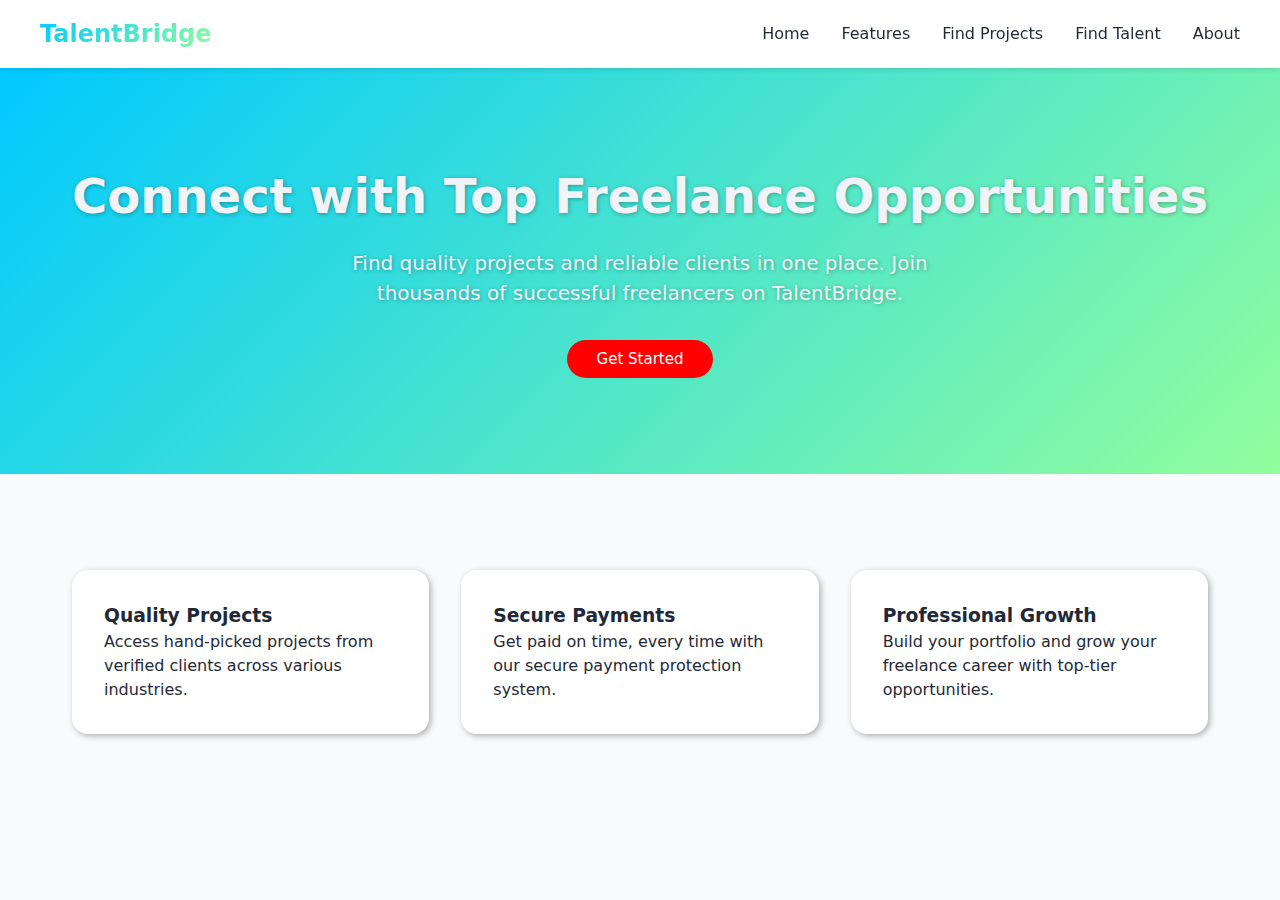
<file: index.html>
<!DOCTYPE html>
<html lang="en">
<head>
  <meta charset="UTF-8" />
  <link rel="icon" type="image/svg+xml" href="vite.svg" />
  <meta name="viewport" content="width=device-width, initial-scale=1.0" />
  <title>TalentBridge - Freelance Platform</title>
  <link rel="stylesheet" href="index.css">
  <link rel="icon" href="TalentBridge.ico">
</head>
<body>
  <nav class="navbar">
    <div class="navbar-content">
      <a href="index.html" class="logo">TalentBridge</a>
      <div class="nav-links">
        <a href="index.html">Home</a>
        <a href="features.html">Features</a>
        <a href="findproject.html">Find Projects</a>
        <a href="findtalent.html">Find Talent</a>
        <a href="about.html">About</a>
      </div>
    </div>
  </nav>

  <section class="hero">
    <h1>Connect with Top Freelance Opportunities</h1>
    <p>Find quality projects and reliable clients in one place. Join thousands of successful freelancers on TalentBridge.</p>
    <a href="signupform.html"><button class="cta-button">Get Started</button></a>
  </section>

  <section class="features" id="features">
    <div class="features-grid">
      <div class="feature-card">
        <h3>Quality Projects</h3>
        <p>Access hand-picked projects from verified clients across various industries.</p>
      </div>
      <div class="feature-card">
        <h3>Secure Payments</h3>
        <p>Get paid on time, every time with our secure payment protection system.</p>
      </div>
      <div class="feature-card">
        <h3>Professional Growth</h3>
        <p>Build your portfolio and grow your freelance career with top-tier opportunities.</p>
      </div>
    </div>
  </section>
</body>
</html>
</file>
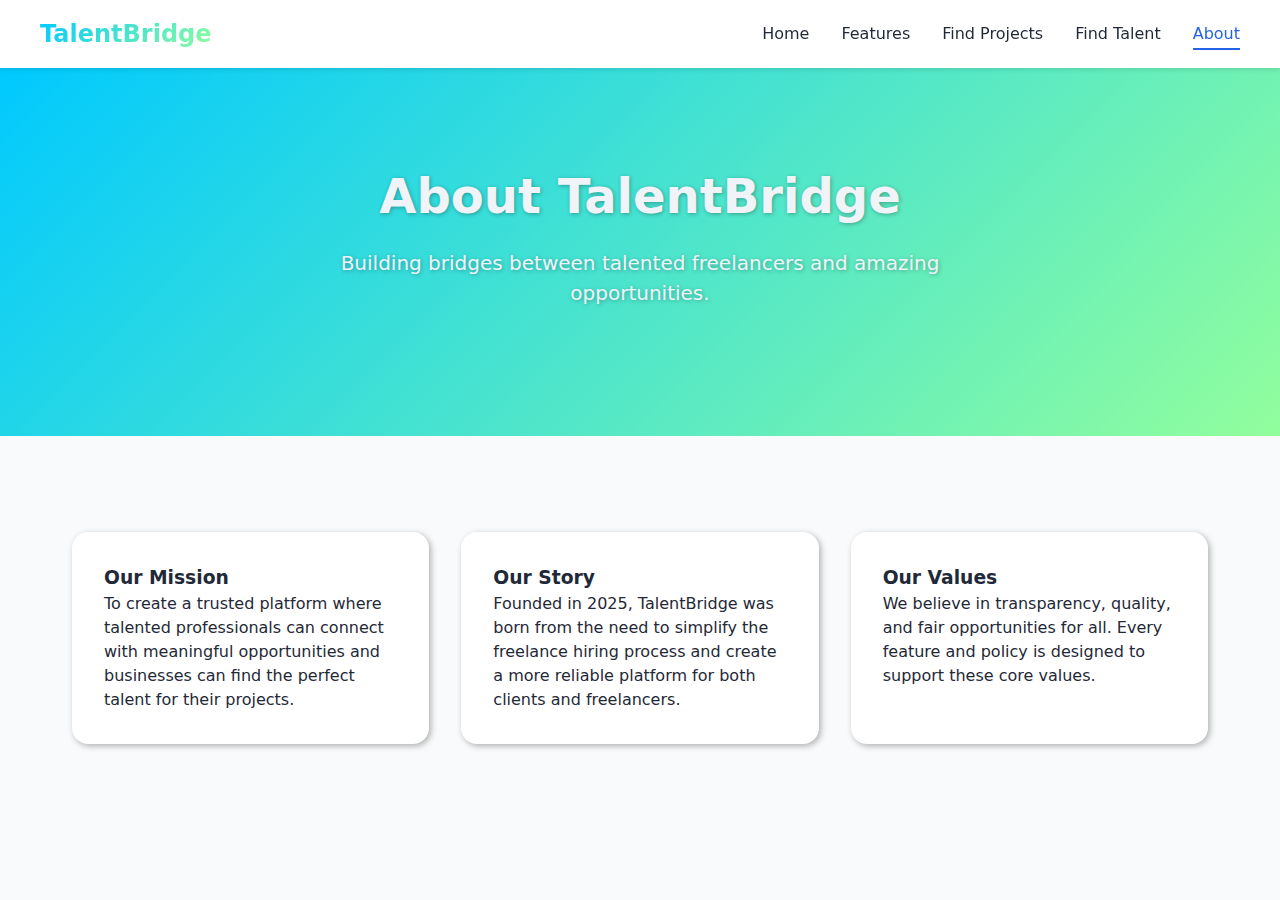
<file: about.html>
<!DOCTYPE html>
<html lang="en">
<head>
  <meta charset="UTF-8" />
  <meta name="viewport" content="width=device-width, initial-scale=1.0" />
  <title>About - TalentBridge</title>
  <link rel="stylesheet" href="index.css">
  <link rel="icon" href="TalentBridge.ico">
</head>
<body>
  <nav class="navbar">
    <div class="navbar-content">
      <a href="index.html" class="logo">TalentBridge</a>
      <div class="nav-links">
        <a href="index.html">Home</a>
        <a href="features.html">Features</a>
        <a href="findproject.html">Find Projects</a>
        <a href="findtalent.html">Find Talent</a>
        <a href="about.html" class="active">About</a>
      </div>
    </div>
  </nav>

  <section class="hero">
    <h1>About TalentBridge</h1>
    <p>Building bridges between talented freelancers and amazing opportunities.</p>
  </section>

  <section class="about-content">
    <div class="about-grid">
      <div class="about-card">
        <h3>Our Mission</h3>
        <p>To create a trusted platform where talented professionals can connect with meaningful opportunities and businesses can find the perfect talent for their projects.</p>
      </div>
      <div class="about-card">
        <h3>Our Story</h3>
        <p>Founded in 2025, TalentBridge was born from the need to simplify the freelance hiring process and create a more reliable platform for both clients and freelancers.</p>
      </div>
      <div class="about-card">
        <h3>Our Values</h3>
        <p>We believe in transparency, quality, and fair opportunities for all. Every feature and policy is designed to support these core values.</p>
      </div>
    </div>
  </section>
</body>

</html>
</file>
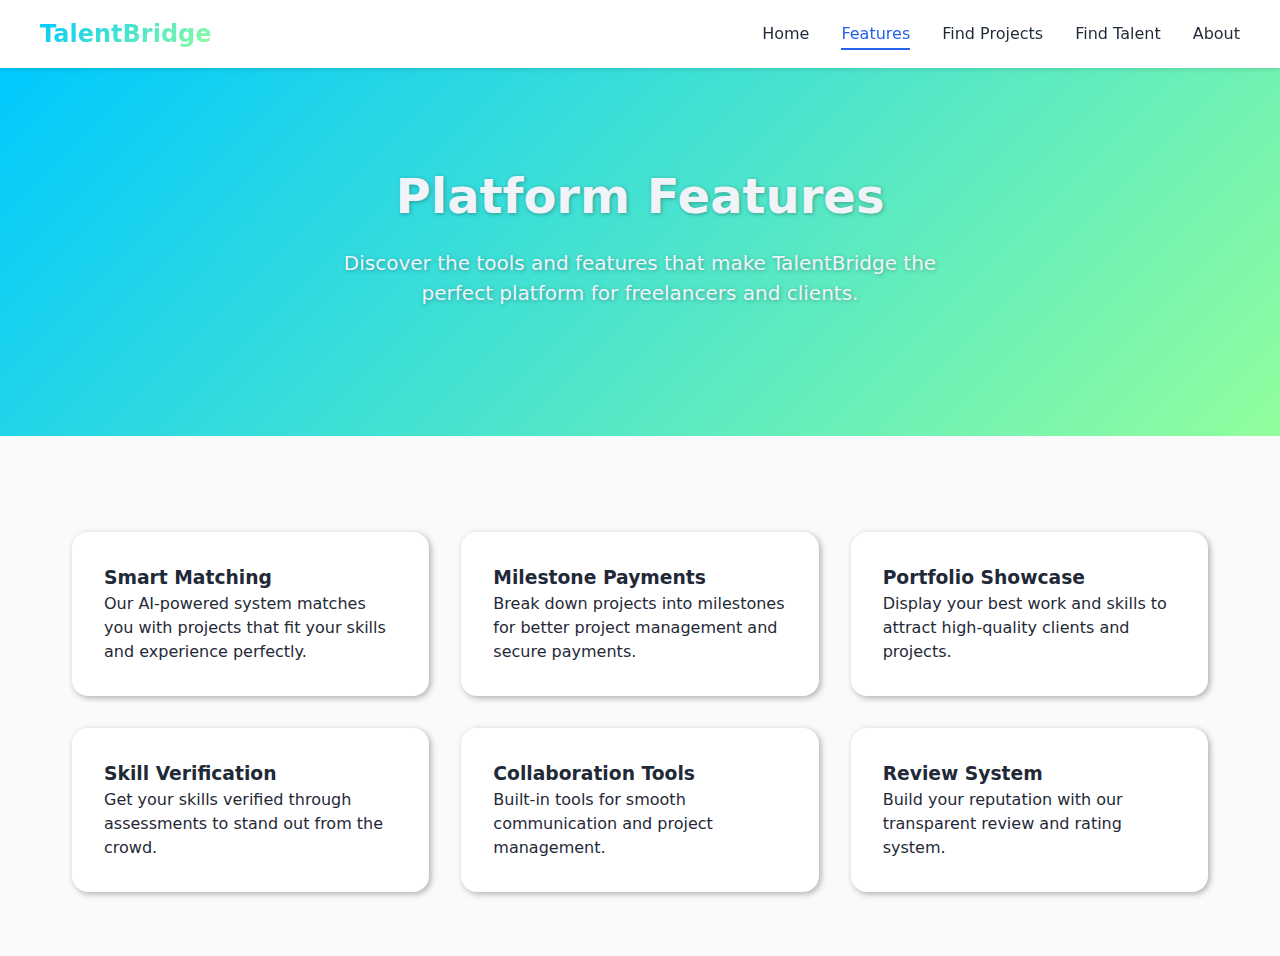
<file: features.html>
<!DOCTYPE html>
<html lang="en">
<head>
  <meta charset="UTF-8" />
  <meta name="viewport" content="width=device-width, initial-scale=1.0" />
  <title>Features - TalentBridge</title>
  <link rel="stylesheet" href="index.css">
</head>
<body>
  <nav class="navbar">
    <div class="navbar-content">
      <a href="index.html" class="logo">TalentBridge</a>
      <div class="nav-links">
        <a href="index.html">Home</a>
        <a href="features.html" class="active">Features</a>
        <a href="findproject.html">Find Projects</a>
        <a href="findtalent.html">Find Talent</a>
        <a href="about.html">About</a>
      </div>
    </div>
  </nav>

  <section class="hero">
    <h1>Platform Features</h1>
    <p>Discover the tools and features that make TalentBridge the perfect platform for freelancers and clients.</p>
  </section>

  <section class="features" id="features">
    <div class="features-grid">
      <div class="feature-card">
        <h3>Smart Matching</h3>
        <p>Our AI-powered system matches you with projects that fit your skills and experience perfectly.</p>
      </div>
      <div class="feature-card">
        <h3>Milestone Payments</h3>
        <p>Break down projects into milestones for better project management and secure payments.</p>
      </div>
      <div class="feature-card">
        <h3>Portfolio Showcase</h3>
        <p>Display your best work and skills to attract high-quality clients and projects.</p>
      </div>
      <div class="feature-card">
        <h3>Skill Verification</h3>
        <p>Get your skills verified through assessments to stand out from the crowd.</p>
      </div>
      <div class="feature-card">
        <h3>Collaboration Tools</h3>
        <p>Built-in tools for smooth communication and project management.</p>
      </div>
      <div class="feature-card">
        <h3>Review System</h3>
        <p>Build your reputation with our transparent review and rating system.</p>
      </div>
    </div>
  </section>
</body>
</html>
</file>
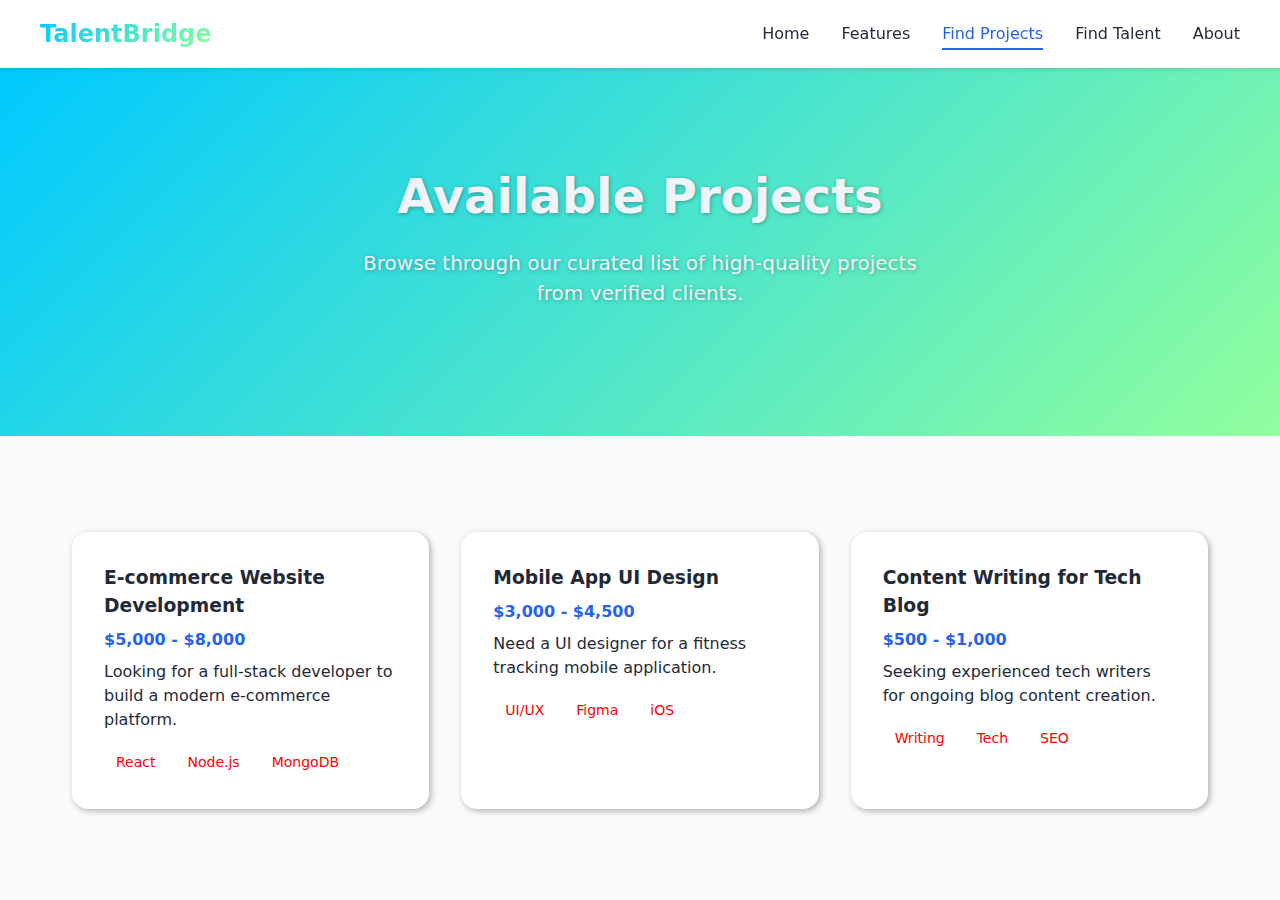
<file: findproject.html>
<!DOCTYPE html>
<html lang="en">
<head>
  <meta charset="UTF-8" />
  <meta name="viewport" content="width=device-width, initial-scale=1.0" />
  <title>Find Projects - TalentBridge</title>
  <link rel="stylesheet" href="index.css">
  <link rel="icon" href="TalentBridge.ico">
</head>
<body>
  <nav class="navbar">
    <div class="navbar-content">
      <a href="index.html" class="logo">TalentBridge</a>
      <div class="nav-links">
        <a href="index.html">Home</a>
        <a href="features.html">Features</a>
        <a href="findproject.html" class="active">Find Projects</a>
        <a href="findtalent.html">Find Talent</a>
        <a href="about.html">About</a>
      </div>
    </div>
  </nav>

  <section class="hero">
    <h1>Available Projects</h1>
    <p>Browse through our curated list of high-quality projects from verified clients.</p>
  </section>

  <section class="projects">
    <div class="project-grid">
      <div class="project-card">
        <h3>E-commerce Website Development</h3>
        <p class="project-budget">$5,000 - $8,000</p>
        <p>Looking for a full-stack developer to build a modern e-commerce platform.</p>
        <div class="project-tags">
          <span>React</span>
          <span>Node.js</span>
          <span>MongoDB</span>
        </div>
      </div>
      <div class="project-card">
        <h3>Mobile App UI Design</h3>
        <p class="project-budget">$3,000 - $4,500</p>
        <p>Need a UI designer for a fitness tracking mobile application.</p>
        <div class="project-tags">
          <span>UI/UX</span>
          <span>Figma</span>
          <span>iOS</span>
        </div>
      </div>
      <div class="project-card">
        <h3>Content Writing for Tech Blog</h3>
        <p class="project-budget">$500 - $1,000</p>
        <p>Seeking experienced tech writers for ongoing blog content creation.</p>
        <div class="project-tags">
          <span>Writing</span>
          <span>Tech</span>
          <span>SEO</span>
        </div>
      </div>
    </div>
  </section>
</body>

</html>
</file>
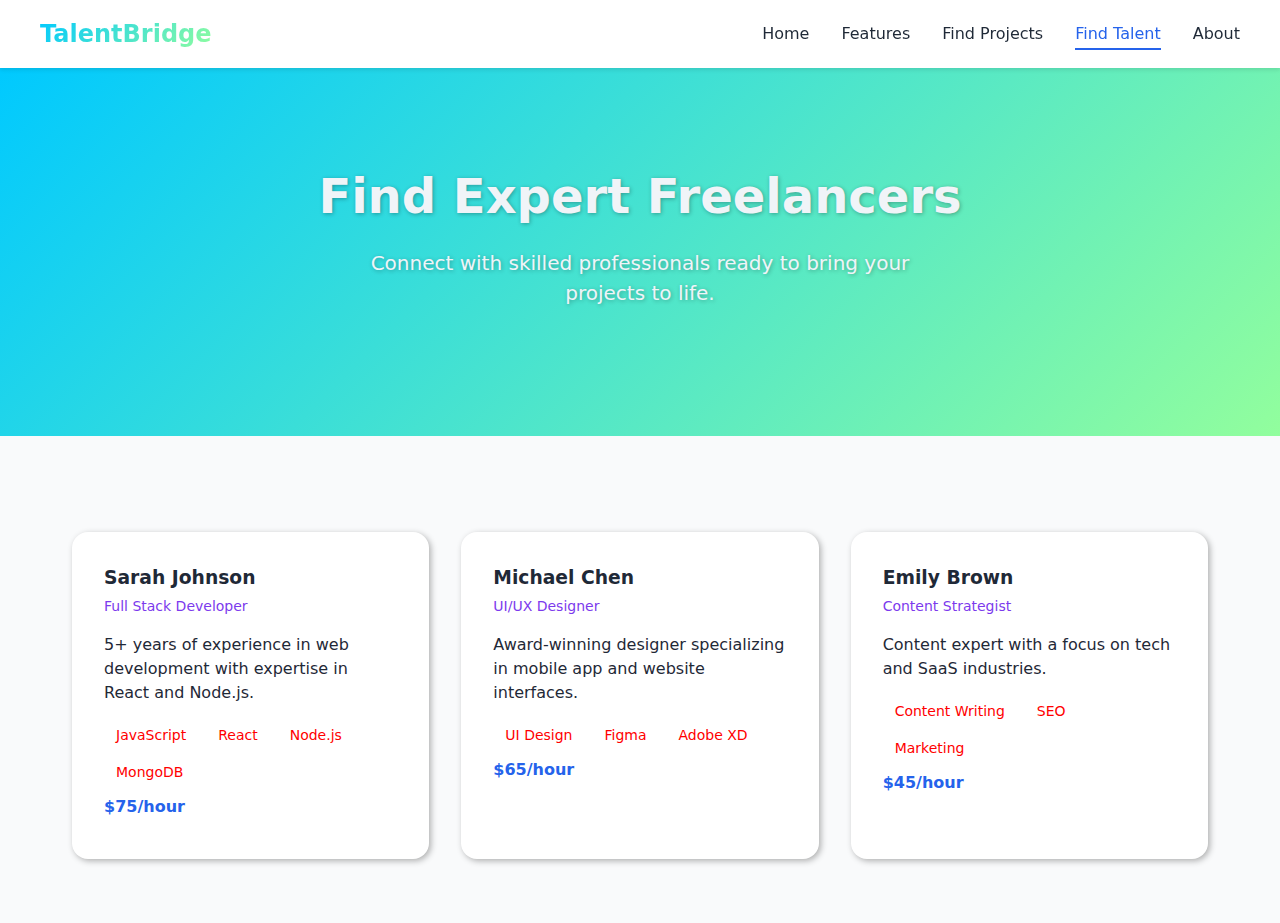
<file: findtalent.html>
<!DOCTYPE html>
<html lang="en">
<head>
  <meta charset="UTF-8" />
  <meta name="viewport" content="width=device-width, initial-scale=1.0" />
  <title>Find Talent - TalentBridge</title>
  <link rel="stylesheet" href="index.css">
  <link rel="icon" href="TalentBridge.ico">
</head>
<body>
  <nav class="navbar">
    <div class="navbar-content">
      <a href="index.html" class="logo">TalentBridge</a>
      <div class="nav-links">
        <a href="index.html">Home</a>
        <a href="features.html">Features</a>
        <a href="findproject.html">Find Projects</a>
        <a href="findtalent.html" class="active">Find Talent</a>
        <a href="about.html">About</a>
      </div>
    </div>
  </nav>

  <section class="hero">
    <h1>Find Expert Freelancers</h1>
    <p>Connect with skilled professionals ready to bring your projects to life.</p>
  </section>

  <section class="talents">
    <div class="talent-grid">
      <div class="talent-card">
        <div class="talent-header">
          <h3>Sarah Johnson</h3>
          <p class="talent-title">Full Stack Developer</p>
        </div>
        <p class="talent-description">5+ years of experience in web development with expertise in React and Node.js.</p>
        <div class="talent-skills">
          <span>JavaScript</span>
          <span>React</span>
          <span>Node.js</span>
          <span>MongoDB</span>
        </div>
        <p class="talent-rate">$75/hour</p>
      </div>
      <div class="talent-card">
        <div class="talent-header">
          <h3>Michael Chen</h3>
          <p class="talent-title">UI/UX Designer</p>
        </div>
        <p class="talent-description">Award-winning designer specializing in mobile app and website interfaces.</p>
        <div class="talent-skills">
          <span>UI Design</span>
          <span>Figma</span>
          <span>Adobe XD</span>
        </div>
        <p class="talent-rate">$65/hour</p>
      </div>
      <div class="talent-card">
        <div class="talent-header">
          <h3>Emily Brown</h3>
          <p class="talent-title">Content Strategist</p>
        </div>
        <p class="talent-description">Content expert with a focus on tech and SaaS industries.</p>
        <div class="talent-skills">
          <span>Content Writing</span>
          <span>SEO</span>
          <span>Marketing</span>
        </div>
        <p class="talent-rate">$45/hour</p>
      </div>
    </div>
  </section>
</body>

</html>
</file>
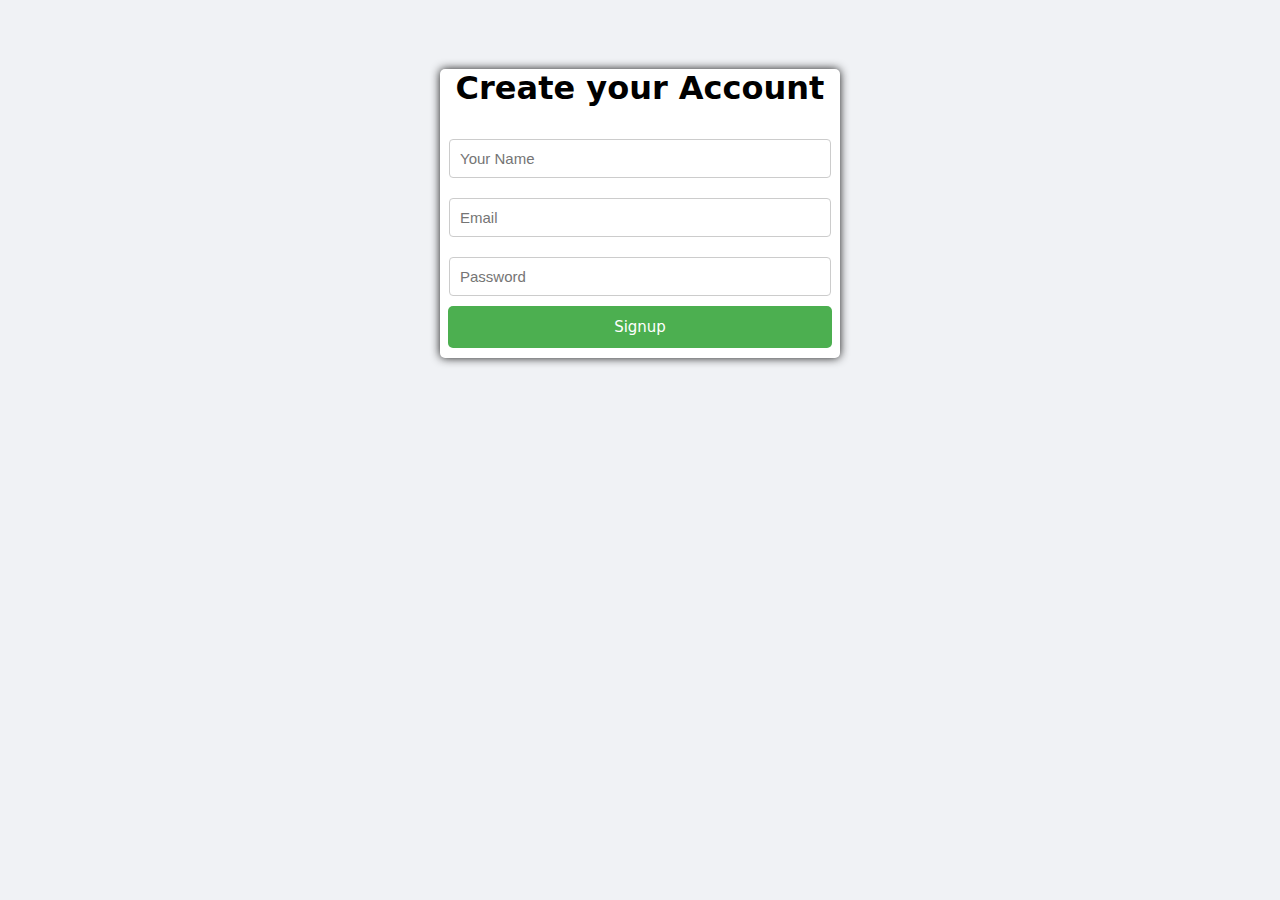
<file: signupform.html>
<!DOCTYPE html>
<html lang="en">
<head>
    <meta charset="UTF-8">
    <meta name="viewport" content="width=device-width, initial-scale=1.0">
    <title>Signup- TalentBridge</title>
    <style>
        body{
            font-family: system-ui, -apple-system, sans-serif;
            padding: 40px;
            background-color: #f0f2f5;
        }
        .Signup-container{
            background-color: white;
            max-width: 400px;
            text-align: center;
            margin: auto;
            box-shadow: 0px 0px 10px rgba(0,0,0,0.9);
            border-radius: 5px;
        }
        input{
            width: 90%;
            padding: 10px;
            font-size: 15px;
            margin: 10px 0;
            border: 1px solid #ccc;
            border-radius: 4px;
        }
        button{
            width: 96%;
            padding: 12px;
            font-size: 15px;
            font-family: system-ui, -apple-system, sans-serif;
            background-color: #4CAF50;
            color: white;
            border: none;
            cursor: pointer;
            margin-bottom: 10px;
            border-radius: 5px;
        }
    </style>
</head>
<body>
    <div class="Signup-container">
        <h1>Create your Account</h1>
        <form> 
            <input type="text" placeholder="Your Name" required><br>
            <input type="email" placeholder="Email" required><br>
            <input type="password" placeholder="Password"required><br>
            <button onclick="alert('You have registered Successfully')">Signup</button>
        </form>
    </div>
</body>
</html>
</file>
<file: index.css>
@keyframes fadeIn {
  from {
    opacity: 0;
    transform: translateY(20px);
  }

  to {
    opacity: 1;
    transform: translateY(0);
  }
}

@keyframes slideIn {
  from {
    transform: translateX(-100%);
  }

  to {
    transform: translateX(0);
  }
}

@keyframes scaleIn {
  from {
    transform: scale(0.95);
    opacity: 0;
  }

  to {
    transform: scale(1);
    opacity: 1;
  }
}

:root {
  --primary: #2563eb;
  --secondary: #7c3aed;
  --text: #1f2937;
  --background: #f9fafb;
  --card: #ffffff;
}

* {
  margin: 0;
  padding: 0;
  box-sizing: border-box;
}

body {
  font-family: system-ui, -apple-system, sans-serif;
  line-height: 1.5;
  color: var(--text);
  background: var(--background);
}

.navbar {
  position: fixed;
  top: 0;
  width: 100%;
  background: var(--card);
  padding: 1rem 2rem;
  box-shadow: 0 2px 4px rgba(0, 0, 0, 0.1);
  z-index: 100;
}

.navbar-content {
  max-width: 1200px;
  margin: 0 auto;
  display: flex;
  justify-content: space-between;
  align-items: center;
}

.logo {
  font-size: 1.5rem;
  font-weight: bold;
  /* color: var(--primary); */
  background: linear-gradient(135deg, #00c9ff, #92fe9d);
  -webkit-background-clip: text;
  -webkit-text-fill-color: transparent;
  text-decoration: none;
  animation: slideIn 0.5s ease-out;
}

.nav-links {
  display: flex;
  gap: 2rem;
}

.nav-links a {
  text-decoration: none;
  color: var(--text);
  transition: color 0.3s ease;
  position: relative;
}

.nav-links a:hover,
.nav-links a.active {
  color: var(--primary);
}

.nav-links a.active::after {
  content: '';
  position: absolute;
  bottom: -4px;
  left: 0;
  width: 100%;
  height: 2px;
  background: var(--primary);
  animation: scaleIn 0.3s ease-out;
}

.hero {
  margin-top: 4rem;
  padding: 6rem 2rem;
  text-align: center;
  /* background: linear-gradient(135deg, var(--primary), var(--secondary)); */
  /* background: linear-gradient(135deg, #7F00FF, #00FFFF); */
  background: linear-gradient(135deg, #00c9ff, #92fe9d);
  color: #f0f4f8;
  text-shadow: 1px 1px 4px rgba(0, 0, 0, 0.3);
  animation: fadeIn 1s ease-out;
}

.hero h1 {
  font-size: 3rem;
  margin-bottom: 1rem;
}

.hero p {
  font-size: 1.25rem;
  max-width: 600px;
  margin: 0 auto 2rem;
}

.features,
.projects,
.talents,
.about-content {
  padding: 4rem 2rem;
  max-width: 1200px;
  margin: 0 auto;
}

.features-grid,
.project-grid,
.talent-grid,
.about-grid {
  display: grid;
  grid-template-columns: repeat(auto-fit, minmax(300px, 1fr));
  gap: 2rem;
  margin-top: 2rem;
}

.feature-card,
.project-card,
.talent-card,
.about-card {
  background: var(--card);
  padding: 2rem;
  border-radius: 1rem;
  box-shadow: 2px 2px 6px rgba(0, 0, 0, 0.3);
  transition: transform 0.3s ease;
  animation: fadeIn 0.5s ease-out;
}

.feature-card:hover,
.project-card:hover,
.talent-card:hover,
.about-card:hover {
  transform: translateY(-5px);
}

.project-budget,
.talent-rate {
  color: var(--primary);
  font-weight: bold;
  margin: 0.5rem 0;
}

.project-tags,
.talent-skills {
  display: flex;
  flex-wrap: wrap;
  gap: 0.5rem;
  margin-top: 1rem;
}

.project-tags span,
.talent-skills span {
  /* background: var(--background); */
  color: red;
  padding: 0.25rem 0.75rem;
  border-radius: 1rem;
  font-size: 0.875rem;
  animation: scaleIn 0.3s ease-out;
}

.talent-header {
  margin-bottom: 1rem;
}

.talent-title {
  color: var(--secondary);
  font-size: 0.875rem;
  margin-top: 0.25rem;
}

.talent-description {
  margin: 1rem 0;
}

.cta-button {
  background-color: rgb(255, 0, 0);
  color: white;
  border: none;
  padding: 10px 30px;
  border-radius: 20px;
  font-family: system-ui, -apple-system, sans-serif;
  font-size: 15px;
  cursor: pointer;
}

@media (max-width: 768px) {
  .nav-links {
    display: none;
  }

  .hero h1 {
    font-size: 2rem;
  }

  .hero p {
    font-size: 1rem;
  }

  .features-grid,
  .project-grid,
  .talent-grid,
  .about-grid {
    grid-template-columns: 1fr;
  }
}
</file>
